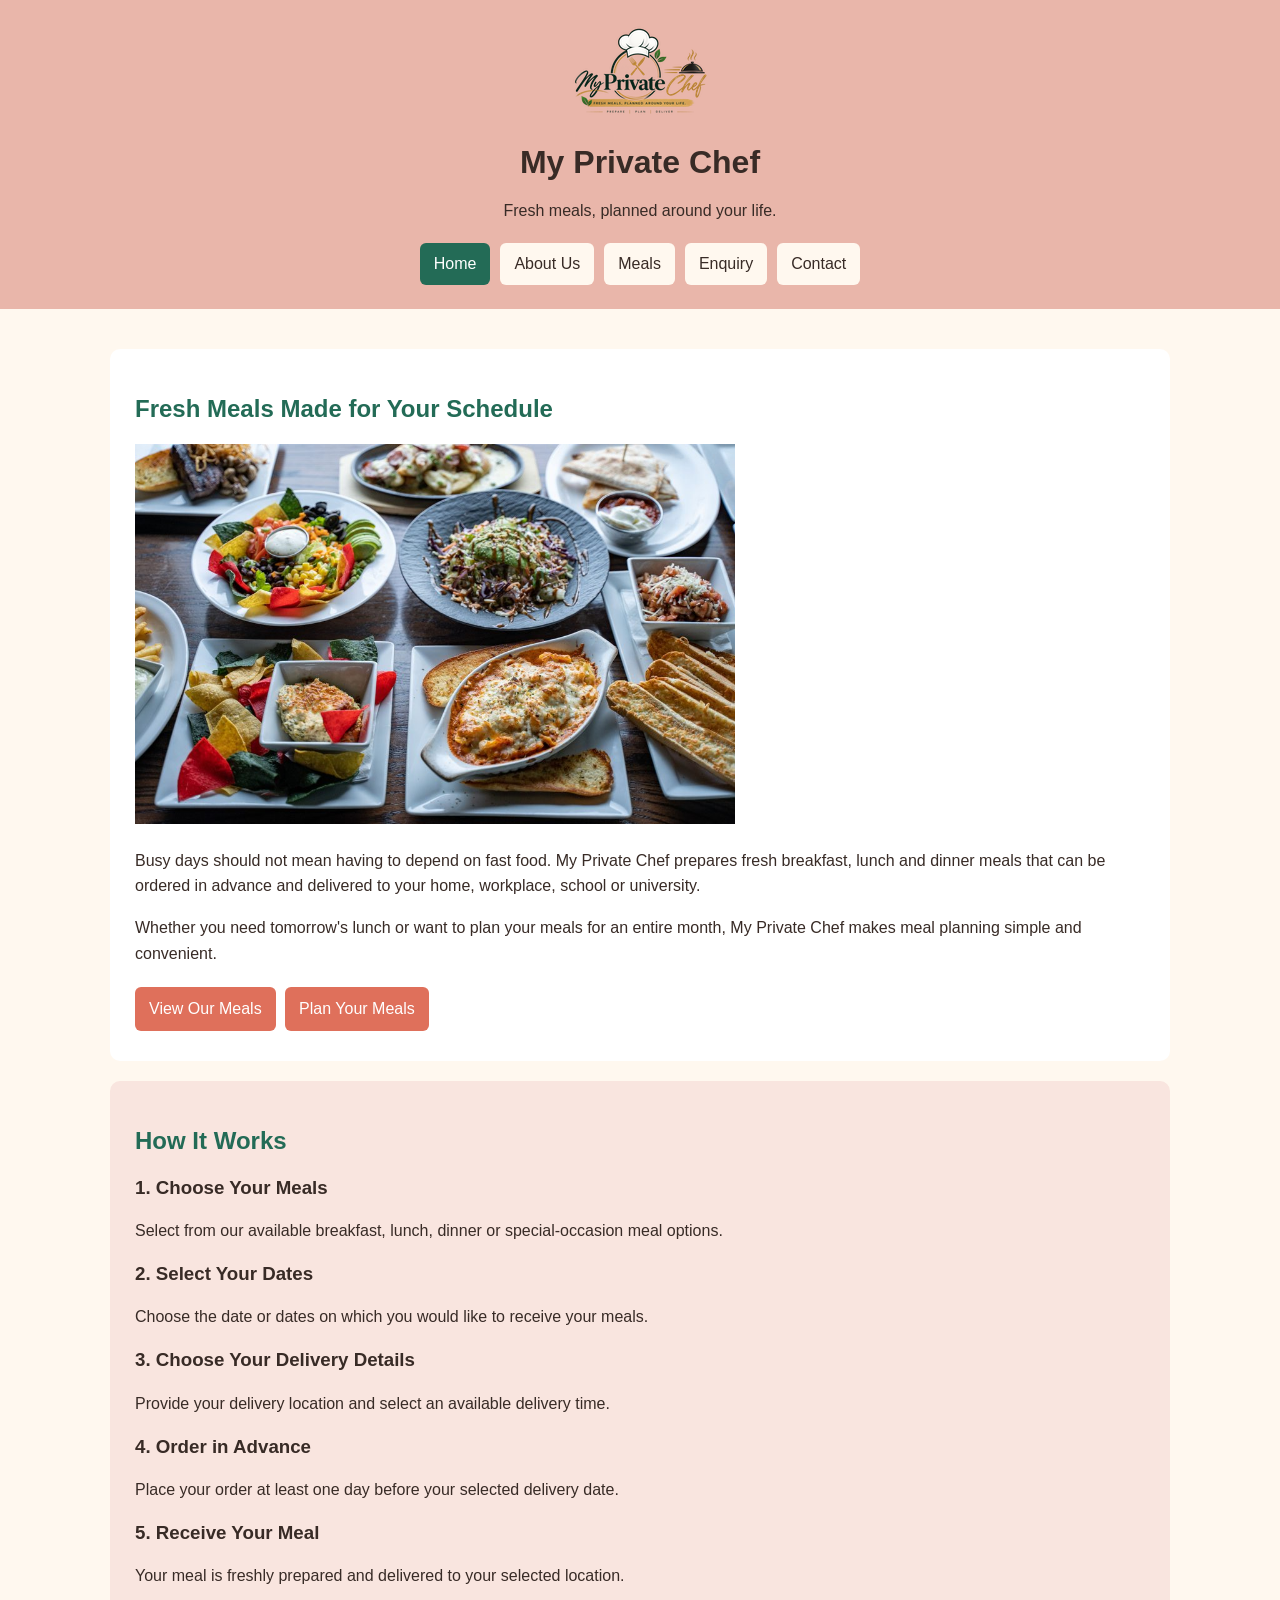
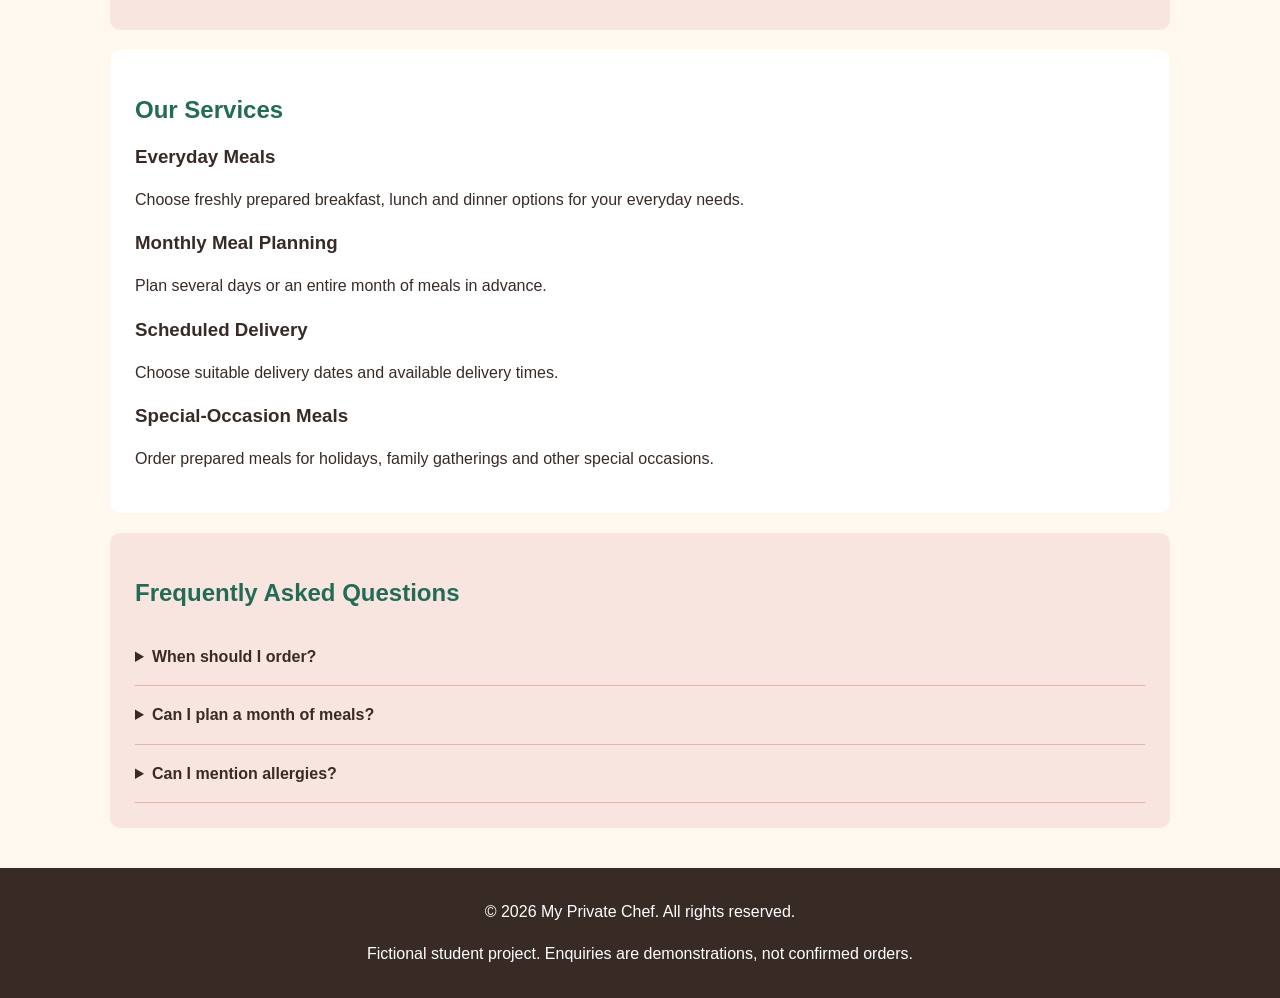
<file: index.html>
<!DOCTYPE html>

<html lang="en">
<head>
<meta charset="utf-8"/>
<meta content="width=device-width, initial-scale=1.0" name="viewport"/>
<title>My Private Chef | Home</title>
<link href="css/style.css" rel="stylesheet"/>
<meta content="Explore freshly prepared meals, monthly planning and scheduled delivery in Johannesburg with My Private Chef." name="description"/><meta content="My Private Chef, Johannesburg, meal delivery, index, prepared meals" name="keywords"/><script defer="" src="js/main.js"></script></head>
<body><a class="skip-link" href="#main-content">Skip to content</a>
<!-- Website header and navigation -->
<header>
<img alt="My Private Chef logo" sizes="150px" src="images/Branding/myprivatechef_logo.png" srcset="images/Branding/myprivatechef_logo-150w.png 150w, images/Branding/myprivatechef_logo-300w.png 300w" width="180"/>
<h1>My Private Chef</h1>
<p>Fresh meals, planned around your life.</p>
<nav>
<a aria-current="page" href="index.html">Home</a>
<a href="about.html">About Us</a>
<a href="meals.html">Meals</a>
<a href="enquiry.html">Enquiry</a>
<a href="contact.html">Contact</a>
</nav>
</header>
<main id="main-content">
<!-- Main introduction -->
<section>
<h2>Fresh Meals Made for Your Schedule</h2>
<img alt="A selection of freshly prepared meals" loading="lazy" sizes="(max-width: 640px) calc(100vw - 72px), 600px" src="images/Homepage/homepage_hero.jpg" srcset="images/Homepage/homepage_hero-480w.jpg 480w, images/Homepage/homepage_hero-960w.jpg 960w" width="600"/>
<p>
                Busy days should not mean having to depend on fast food.
                My Private Chef prepares fresh breakfast, lunch and dinner
                meals that can be ordered in advance and delivered to your
                home, workplace, school or university.
            </p>
<p>
                Whether you need tomorrow's lunch or want to plan your meals
                for an entire month, My Private Chef makes meal planning
                simple and convenient.
            </p>
<a href="meals.html">View Our Meals</a>
<a href="enquiry.html">Plan Your Meals</a>
</section>
<!-- How the service works -->
<section>
<h2>How It Works</h2>
<h3>1. Choose Your Meals</h3>
<p>
                Select from our available breakfast, lunch, dinner or
                special-occasion meal options.
            </p>
<h3>2. Select Your Dates</h3>
<p>
                Choose the date or dates on which you would like to
                receive your meals.
            </p>
<h3>3. Choose Your Delivery Details</h3>
<p>
                Provide your delivery location and select an available
                delivery time.
            </p>
<h3>4. Order in Advance</h3>
<p>
                Place your order at least one day before your selected
                delivery date.
            </p>
<h3>5. Receive Your Meal</h3>
<p>
                Your meal is freshly prepared and delivered to your
                selected location.
            </p>
</section>
<!-- Main services -->
<section>
<h2>Our Services</h2>
<h3>Everyday Meals</h3>
<p>
                Choose freshly prepared breakfast, lunch and dinner
                options for your everyday needs.
            </p>
<h3>Monthly Meal Planning</h3>
<p>
                Plan several days or an entire month of meals in advance.
            </p>
<h3>Scheduled Delivery</h3>
<p>
                Choose suitable delivery dates and available delivery times.
            </p>
<h3>Special-Occasion Meals</h3>
<p>
                Order prepared meals for holidays, family gatherings
                and other special occasions.
            </p>
</section>
<section><h2>Frequently Asked Questions</h2><details><summary>When should I order?</summary><p>At least one day before delivery. An enquiry does not confirm an order.</p></details><details><summary>Can I plan a month of meals?</summary><p>Yes. Choose monthly planning on the enquiry page and describe your dates and meals.</p></details><details><summary>Can I mention allergies?</summary><p>Include dietary requirements in your enquiry. Suitability must be confirmed before ordering.</p></details></section></main>
<!-- Website footer -->
<footer>
<p>© 2026 My Private Chef. All rights reserved.</p>
<p>Fictional student project. Enquiries are demonstrations, not confirmed orders.</p></footer>
</body>
</html>
</file>
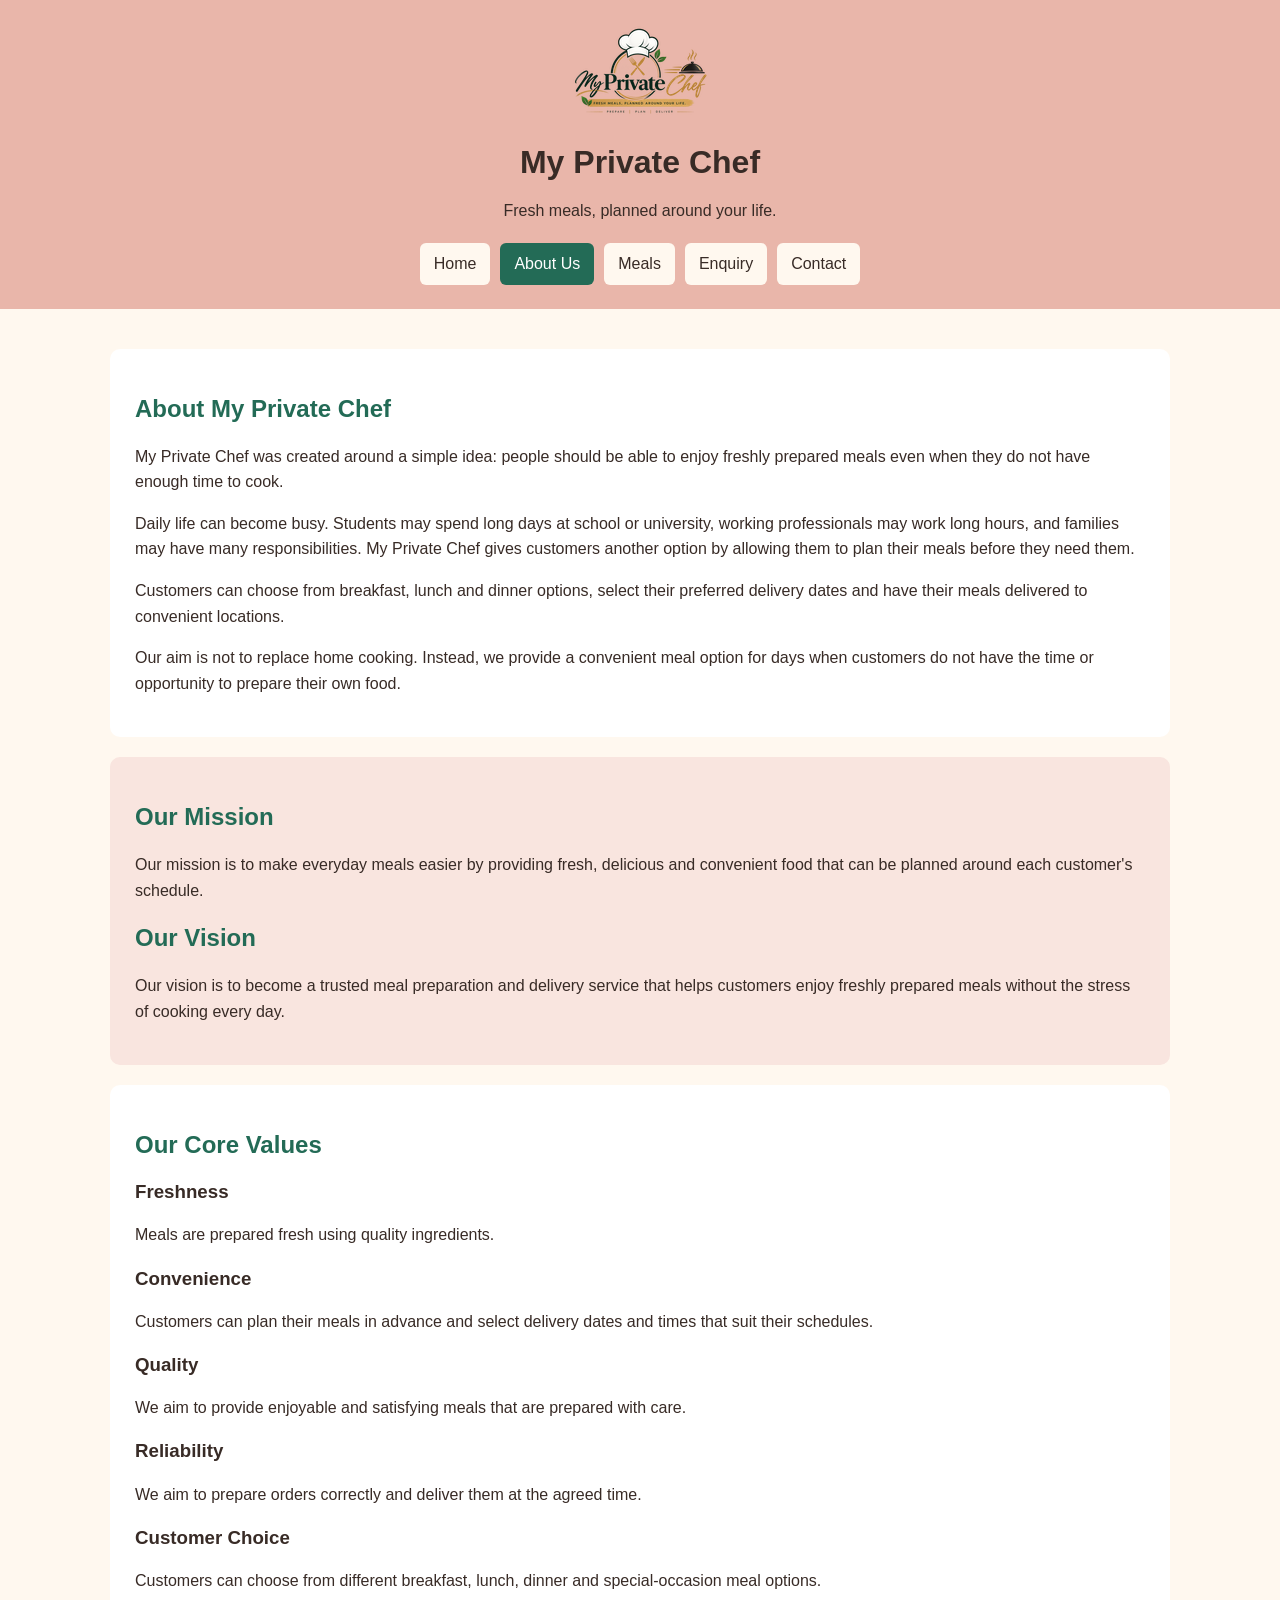
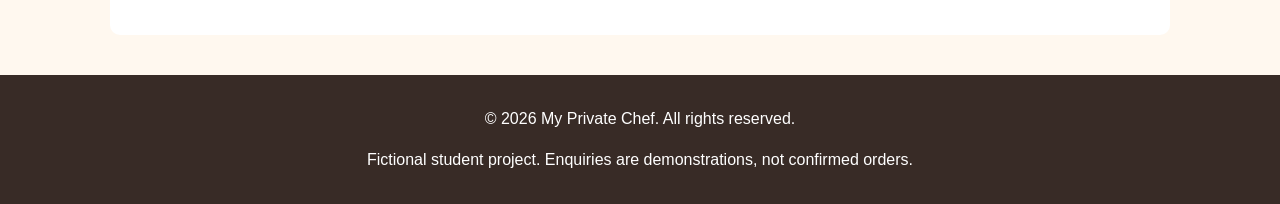
<file: about.html>
<!DOCTYPE html>

<html lang="en">
<head>
<meta charset="utf-8"/>
<meta content="width=device-width, initial-scale=1.0" name="viewport"/>
<title>My Private Chef | About Us</title>
<link href="css/style.css" rel="stylesheet"/>
<meta content="Learn about My Private Chef, a fictional Johannesburg meal preparation and delivery business." name="description"/><meta content="My Private Chef, Johannesburg, meal delivery, about, prepared meals" name="keywords"/><script defer="" src="js/main.js"></script></head>
<body><a class="skip-link" href="#main-content">Skip to content</a>
<!-- Website header and navigation -->
<header>
<img alt="My Private Chef logo" sizes="150px" src="images/Branding/myprivatechef_logo.png" srcset="images/Branding/myprivatechef_logo-150w.png 150w, images/Branding/myprivatechef_logo-300w.png 300w" width="180"/>
<h1>My Private Chef</h1>
<p>Fresh meals, planned around your life.</p>
<nav>
<a href="index.html">Home</a>
<a aria-current="page" href="about.html">About Us</a>
<a href="meals.html">Meals</a>
<a href="enquiry.html">Enquiry</a>
<a href="contact.html">Contact</a>
</nav>
</header>
<main id="main-content">
<!-- About the business -->
<section>
<h2>About My Private Chef</h2>
<p>
                My Private Chef was created around a simple idea: people
                should be able to enjoy freshly prepared meals even when
                they do not have enough time to cook.
            </p>
<p>
                Daily life can become busy. Students may spend long days
                at school or university, working professionals may work
                long hours, and families may have many responsibilities.
                My Private Chef gives customers another option by allowing
                them to plan their meals before they need them.
            </p>
<p>
                Customers can choose from breakfast, lunch and dinner
                options, select their preferred delivery dates and have
                their meals delivered to convenient locations.
            </p>
<p>
                Our aim is not to replace home cooking. Instead, we provide
                a convenient meal option for days when customers do not
                have the time or opportunity to prepare their own food.
            </p>
</section>
<!-- Mission and vision -->
<section>
<h2>Our Mission</h2>
<p>
                Our mission is to make everyday meals easier by providing
                fresh, delicious and convenient food that can be planned
                around each customer's schedule.
            </p>
<h2>Our Vision</h2>
<p>
                Our vision is to become a trusted meal preparation and
                delivery service that helps customers enjoy freshly
                prepared meals without the stress of cooking every day.
            </p>
</section>
<!-- Core values -->
<section>
<h2>Our Core Values</h2>
<h3>Freshness</h3>
<p>Meals are prepared fresh using quality ingredients.</p>
<h3>Convenience</h3>
<p>
                Customers can plan their meals in advance and select
                delivery dates and times that suit their schedules.
            </p>
<h3>Quality</h3>
<p>
                We aim to provide enjoyable and satisfying meals that
                are prepared with care.
            </p>
<h3>Reliability</h3>
<p>
                We aim to prepare orders correctly and deliver them
                at the agreed time.
            </p>
<h3>Customer Choice</h3>
<p>
                Customers can choose from different breakfast, lunch,
                dinner and special-occasion meal options.
            </p>
</section>
</main>
<footer>
<p>© 2026 My Private Chef. All rights reserved.</p>
<p>Fictional student project. Enquiries are demonstrations, not confirmed orders.</p></footer>
</body>
</html>
</file>
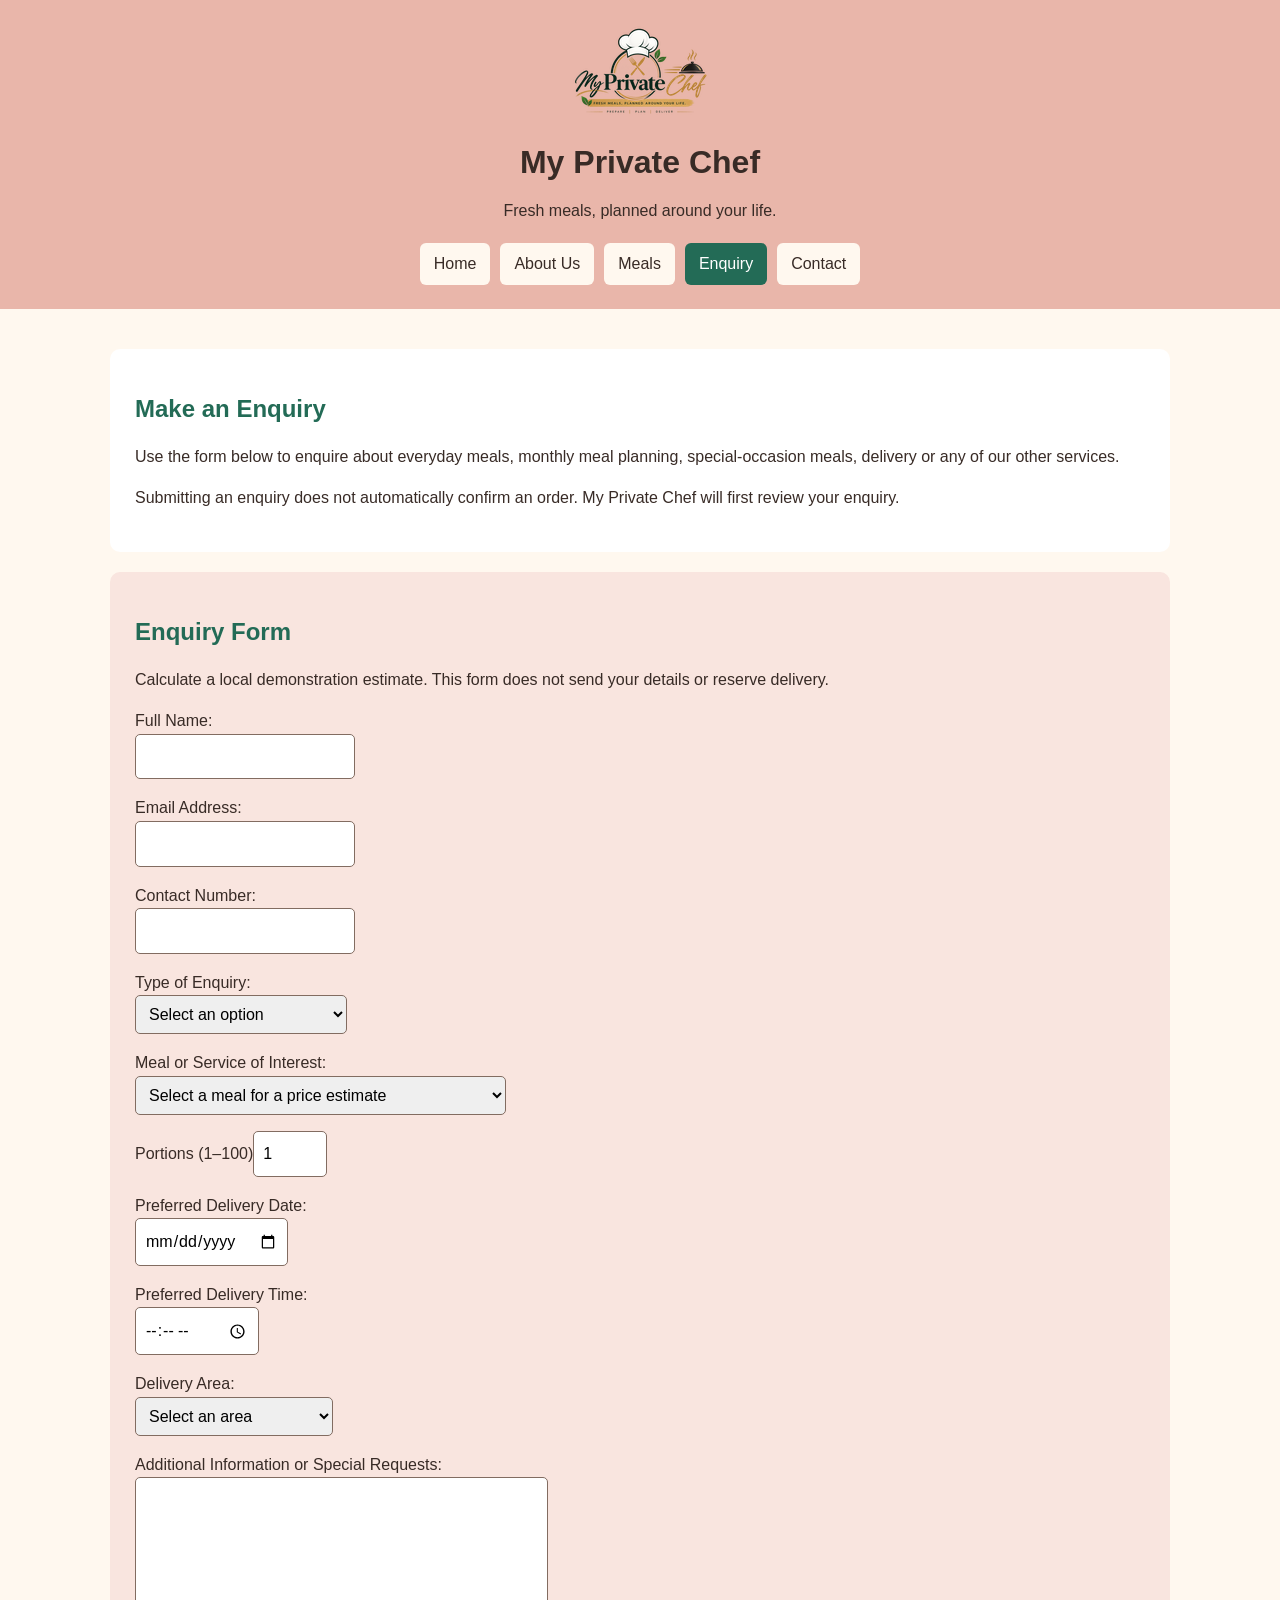
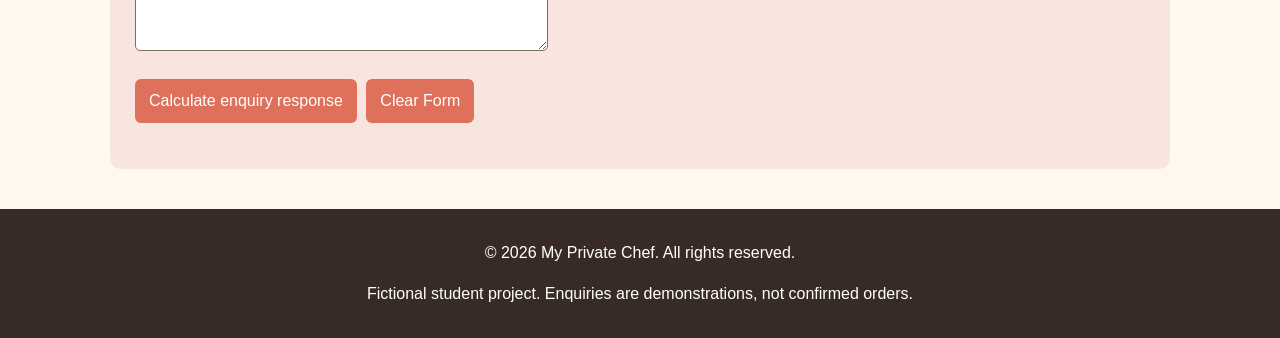
<file: enquiry.html>
<!DOCTYPE html>

<html lang="en">
<head>
<meta charset="utf-8"/>
<meta content="width=device-width, initial-scale=1.0" name="viewport"/>
<title>My Private Chef | Enquiry</title>
<link href="css/style.css" rel="stylesheet"/>
<meta content="Calculate a meal estimate and enquire about everyday meals, monthly planning and special occasions in Johannesburg." name="description"/><meta content="My Private Chef, Johannesburg, meal delivery, enquiry, prepared meals" name="keywords"/><script defer="" src="js/main.js"></script></head>
<body><a class="skip-link" href="#main-content">Skip to content</a>
<!-- Website header and navigation -->
<header>
<img alt="My Private Chef logo" sizes="150px" src="images/Branding/myprivatechef_logo.png" srcset="images/Branding/myprivatechef_logo-150w.png 150w, images/Branding/myprivatechef_logo-300w.png 300w" width="180"/>
<h1>My Private Chef</h1>
<p>Fresh meals, planned around your life.</p>
<nav>
<a href="index.html">Home</a>
<a href="about.html">About Us</a>
<a href="meals.html">Meals</a>
<a aria-current="page" href="enquiry.html">Enquiry</a>
<a href="contact.html">Contact</a>
</nav>
</header>
<main id="main-content">
<section>
<h2>Make an Enquiry</h2>
<p>
                Use the form below to enquire about everyday meals,
                monthly meal planning, special-occasion meals,
                delivery or any of our other services.
            </p>
<p>
                Submitting an enquiry does not automatically confirm
                an order. My Private Chef will first review your enquiry.
            </p>
</section>
<!-- Customer enquiry form -->
<section>
<h2>Enquiry Form</h2>
<form action="enquiry.html" id="enquiry-form" method="post"><p>Calculate a local demonstration estimate. This form does not send your details or reserve delivery.</p>
<p>
<label for="fullname">Full Name:</label><br/>
<input aria-describedby="fullname-error" autocomplete="name" id="fullname" maxlength="80" minlength="2" name="fullname" required="" type="text"/><span aria-live="polite" class="field-error" id="fullname-error"></span>
</p>
<p>
<label for="email">Email Address:</label><br/>
<input aria-describedby="email-error" autocomplete="email" id="email" maxlength="254" name="email" required="" type="email"/><span aria-live="polite" class="field-error" id="email-error"></span>
</p>
<p>
<label for="phone">Contact Number:</label><br/>
<input aria-describedby="phone-error" autocomplete="tel" id="phone" name="phone" pattern="(0[1-9][0-9]{8}|\+27[1-9][0-9]{8})" required="" title="Use 10 digits starting with 0, or +27 followed by 9 digits." type="tel"/><span aria-live="polite" class="field-error" id="phone-error"></span>
</p>
<p>
<label for="enquiry-type">Type of Enquiry:</label><br/>
<select aria-describedby="enquiry-type-error" id="enquiry-type" name="enquiry-type" required="">
<option value="">Select an option</option>
<option value="everyday">Everyday Meals</option>
<option value="monthly">Monthly Meal Planning</option>
<option value="special">Special-Occasion Meals</option>
<option value="delivery">Delivery</option>
<option value="other">Other</option>
</select><span aria-live="polite" class="field-error" id="enquiry-type-error"></span>
</p>
<p>
<label for="meal">Meal or Service of Interest:</label><br/>
<select aria-describedby="meal-error" id="meal" name="meal"><option value="">Select a meal for a price estimate</option></select><span aria-live="polite" class="field-error" id="meal-error"></span>
</p><p><label for="quantity">Portions (1–100)</label><input aria-describedby="quantity-error" id="quantity" max="100" min="1" name="quantity" required="" step="1" type="number" value="1"/><span aria-live="polite" class="field-error" id="quantity-error"></span></p>
<p>
<label for="delivery-date">
                        Preferred Delivery Date:
                    </label><br/>
<input aria-describedby="delivery-date-error" id="delivery-date" name="delivery-date" required="" type="date"/><span aria-live="polite" class="field-error" id="delivery-date-error"></span>
</p>
<p>
<label for="delivery-time">
                        Preferred Delivery Time:
                    </label><br/>
<input aria-describedby="delivery-time-error" id="delivery-time" name="delivery-time" required="" type="time"/><span aria-live="polite" class="field-error" id="delivery-time-error"></span>
</p>
<p>
<label for="delivery-area">Delivery Area:</label><br/>
<select aria-describedby="delivery-area-error" id="delivery-area" name="delivery-area" required="">
<option value="">Select an area</option>
<option value="johannesburg">Johannesburg Central</option>
<option value="braamfontein">Braamfontein</option>
<option value="rosebank">Rosebank</option>
<option value="sandton">Sandton</option>
<option value="randburg">Randburg</option>
</select><span aria-live="polite" class="field-error" id="delivery-area-error"></span>
</p>
<p>
<label for="message">
                        Additional Information or Special Requests:
                    </label><br/>
<textarea aria-describedby="message-error" cols="40" id="message" maxlength="2000" name="message" rows="6"></textarea><span aria-live="polite" class="field-error" id="message-error"></span>
</p>
<p>
<button type="submit">Calculate enquiry response</button>
<button type="reset">Clear Form</button>
</p>
<div id="enquiry-result" role="status" tabindex="-1"></div><noscript>Enable JavaScript to calculate an estimate.</noscript></form>
</section>
</main>
<footer>
<p>© 2026 My Private Chef. All rights reserved.</p>
<p>Fictional student project. Enquiries are demonstrations, not confirmed orders.</p></footer>
</body>
</html>
</file>
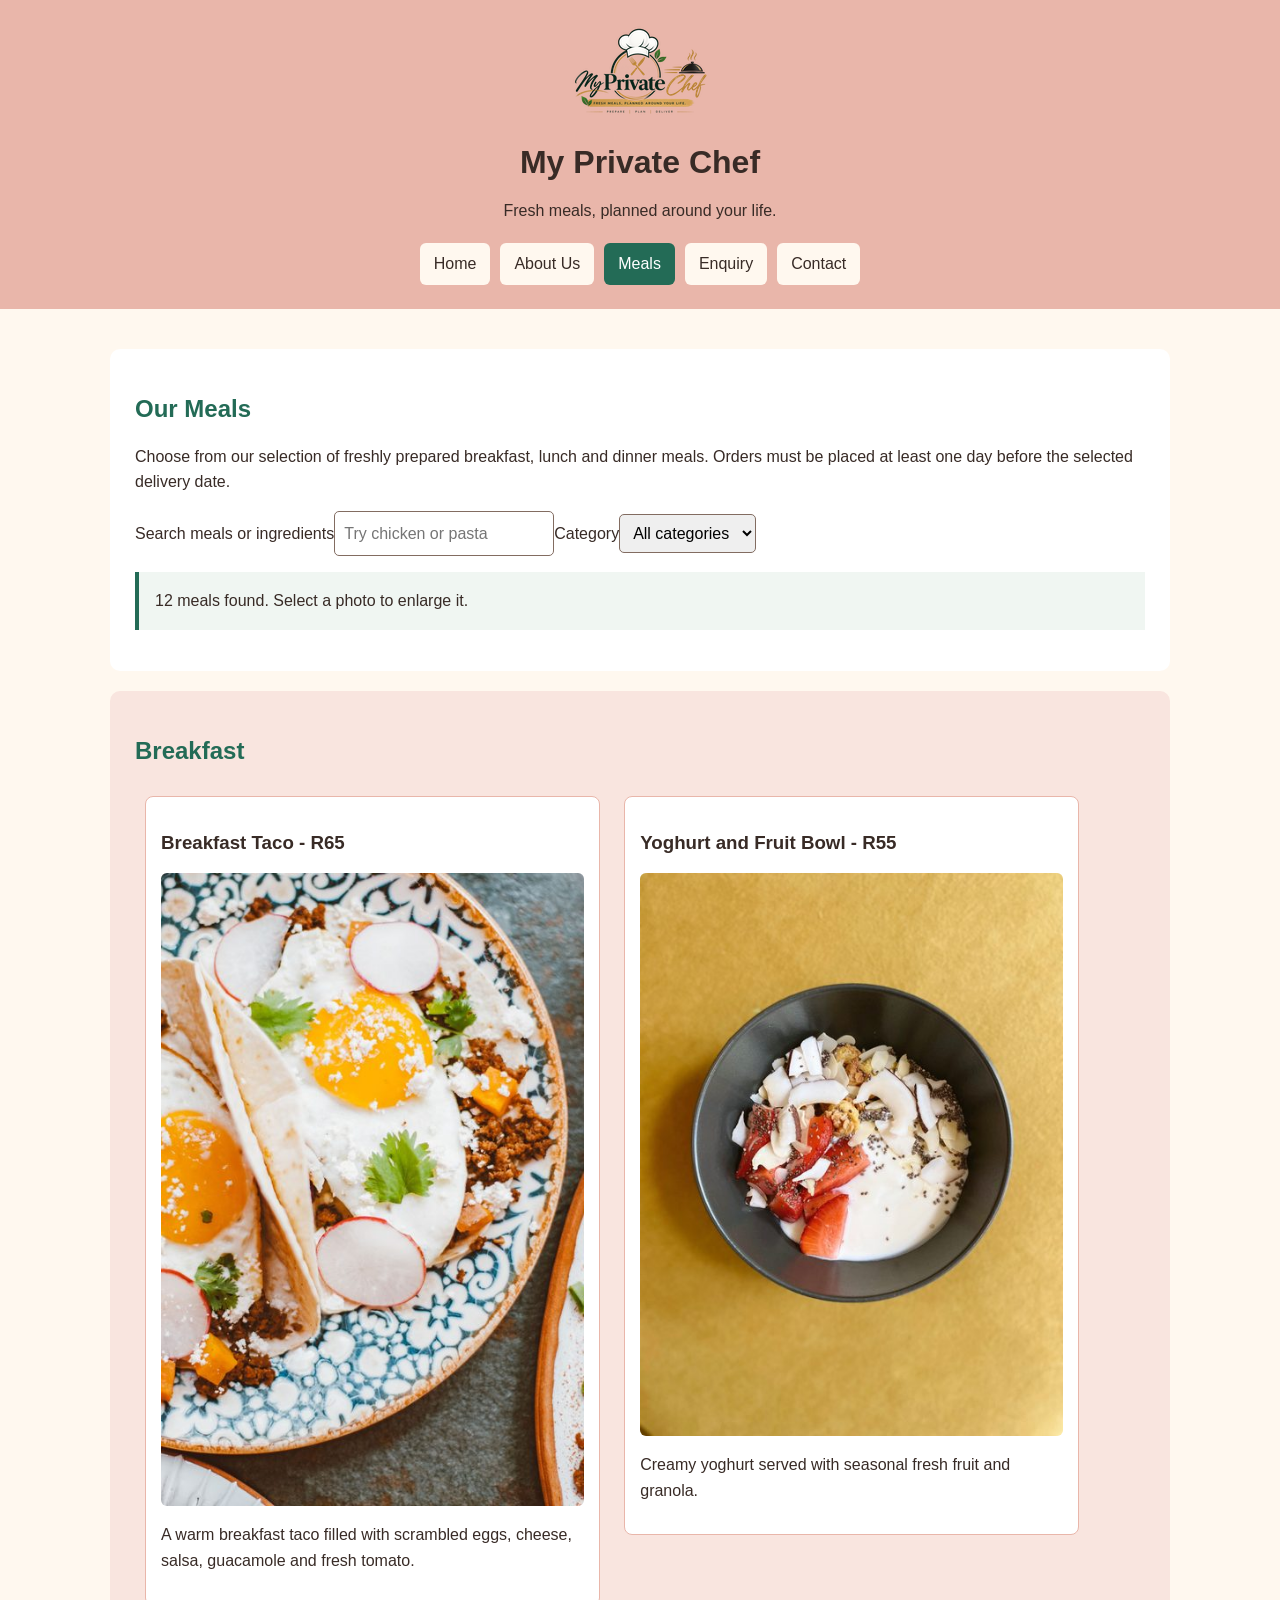
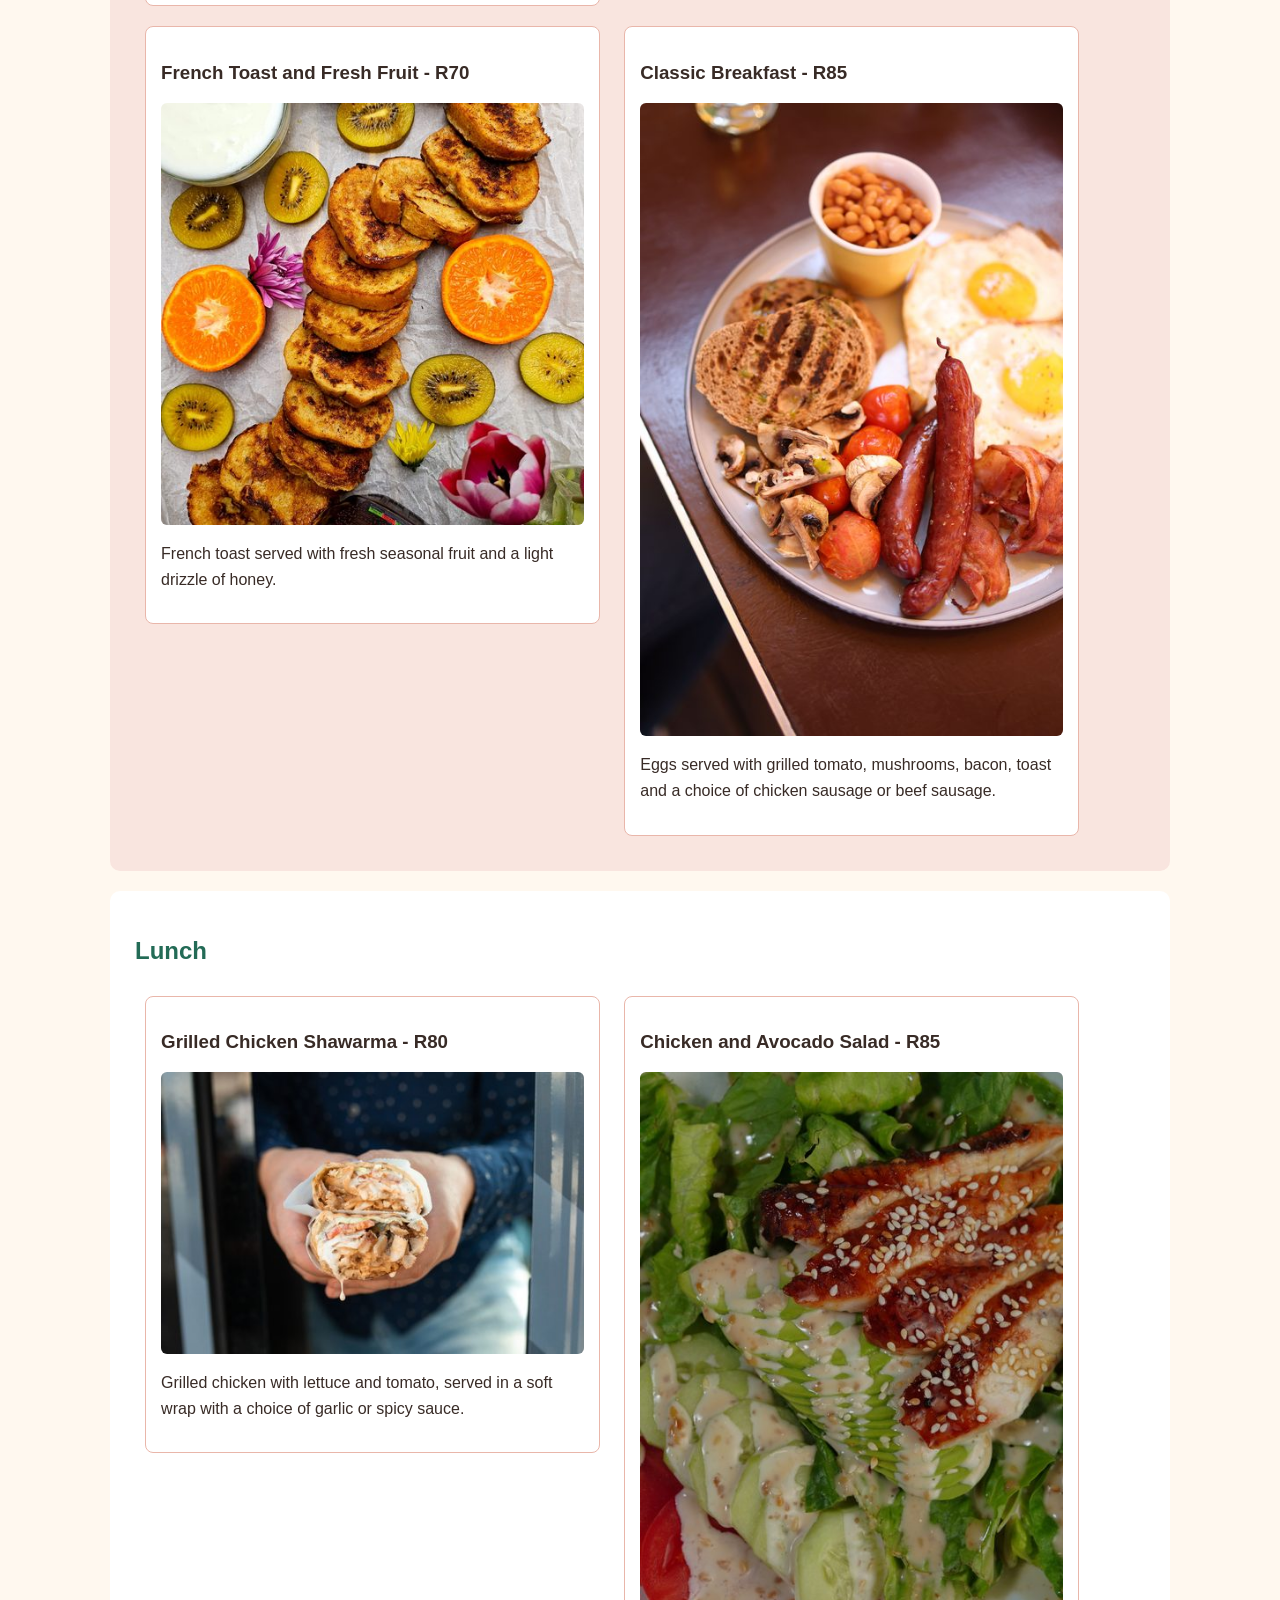
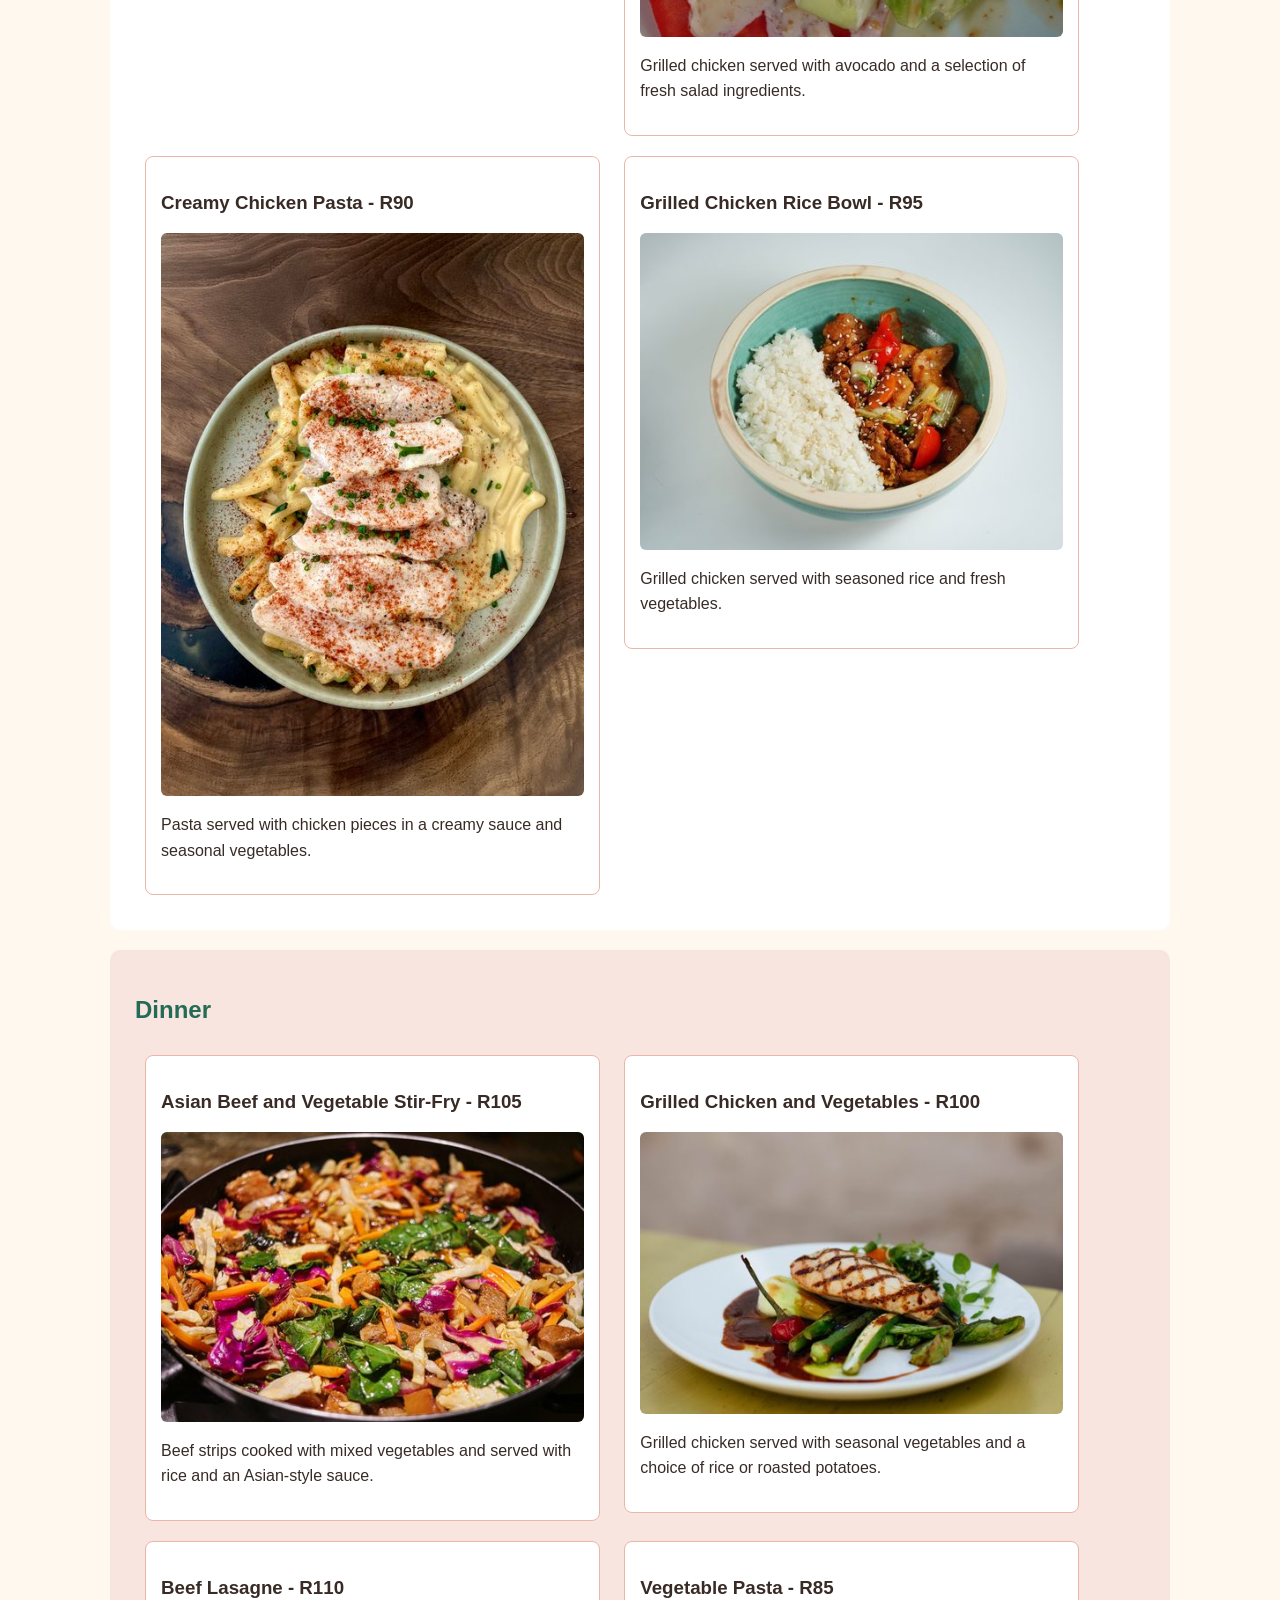
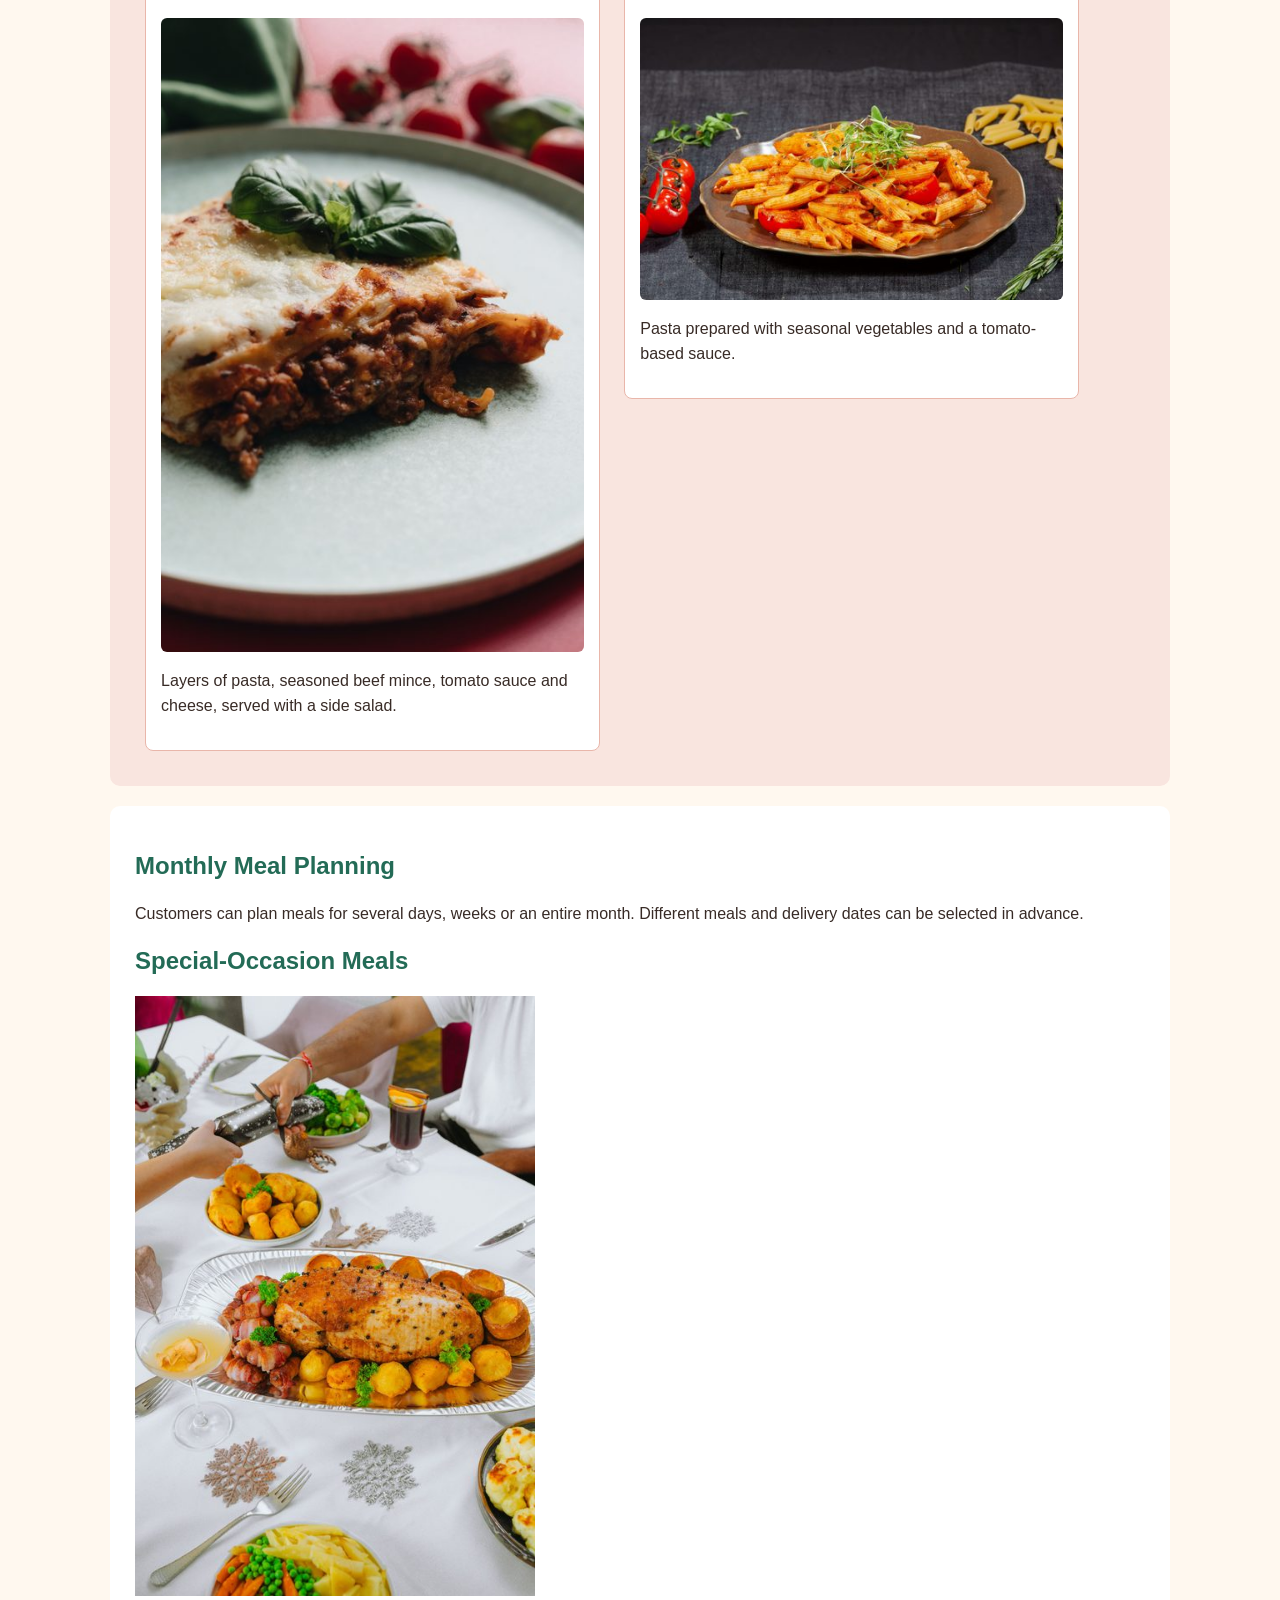
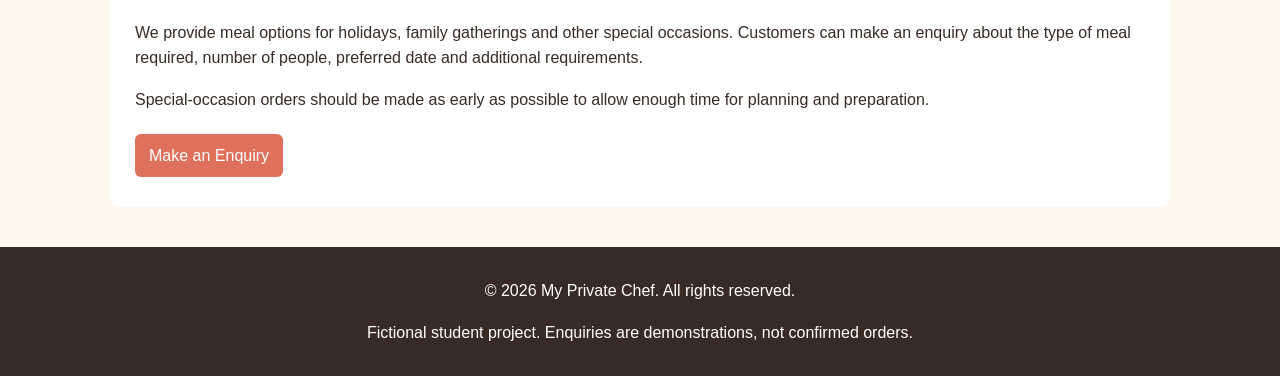
<file: meals.html>
<!DOCTYPE html>

<html lang="en">
<head>
<meta charset="utf-8"/>
<meta content="width=device-width, initial-scale=1.0" name="viewport"/>
<title>My Private Chef | Meals</title>
<link href="css/style.css" rel="stylesheet"/>
<meta content="Search breakfast, lunch and dinner meals with rand prices and explore our interactive food photo gallery." name="description"/><meta content="My Private Chef, Johannesburg, meal delivery, meals, prepared meals" name="keywords"/><script defer="" src="js/main.js"></script></head>
<body><a class="skip-link" href="#main-content">Skip to content</a>
<!-- Website header and navigation -->
<header>
<img alt="My Private Chef logo" sizes="150px" src="images/Branding/myprivatechef_logo.png" srcset="images/Branding/myprivatechef_logo-150w.png 150w, images/Branding/myprivatechef_logo-300w.png 300w" width="180"/>
<h1>My Private Chef</h1>
<p>Fresh meals, planned around your life.</p>
<nav>
<a href="index.html">Home</a>
<a href="about.html">About Us</a>
<a aria-current="page" href="meals.html">Meals</a>
<a href="enquiry.html">Enquiry</a>
<a href="contact.html">Contact</a>
</nav>
</header>
<main id="main-content">
<!-- Menu introduction -->
<section>
<h2>Our Meals</h2>
<p>
                Choose from our selection of freshly prepared breakfast,
                lunch and dinner meals. Orders must be placed at least
                one day before the selected delivery date.
            </p>
<label for="meal-search">Search meals or ingredients</label><input id="meal-search" placeholder="Try chicken or pasta" type="search"/><label for="category">Category</label><select id="category"><option value="">All categories</option><option>Breakfast</option><option>Lunch</option><option>Dinner</option></select><p id="search-status" role="status"></p></section>
<!-- Breakfast -->
<section>
<h2>Breakfast</h2>
<article data-category="Breakfast">
<h3>Breakfast Taco - R65</h3>
<img alt="Breakfast taco" loading="lazy" sizes="(max-width: 600px) calc(100vw - 72px), (max-width: 800px) 40vw, 450px" src="images/Breakfast/breakfast_taco.jpg" srcset="images/Breakfast/breakfast_taco-480w.jpg 480w, images/Breakfast/breakfast_taco-960w.jpg 960w" width="300"/>
<p>
                    A warm breakfast taco filled with scrambled eggs,
                    cheese, salsa, guacamole and fresh tomato.
                </p>
</article>
<article data-category="Breakfast">
<h3>Yoghurt and Fruit Bowl - R55</h3>
<img alt="Yoghurt and fruit bowl" loading="lazy" sizes="(max-width: 600px) calc(100vw - 72px), (max-width: 800px) 40vw, 450px" src="images/Breakfast/yoghurt_fruit_bowl.jpg" srcset="images/Breakfast/yoghurt_fruit_bowl-480w.jpg 480w, images/Breakfast/yoghurt_fruit_bowl-960w.jpg 960w" width="300"/>
<p>
                    Creamy yoghurt served with seasonal fresh fruit
                    and granola.
                </p>
</article>
<article data-category="Breakfast">
<h3>French Toast and Fresh Fruit - R70</h3>
<img alt="French toast with fresh fruit" loading="lazy" sizes="(max-width: 600px) calc(100vw - 72px), (max-width: 800px) 40vw, 450px" src="images/Breakfast/french_toast.jpg" srcset="images/Breakfast/french_toast-480w.jpg 480w, images/Breakfast/french_toast-960w.jpg 960w" width="300"/>
<p>
                    French toast served with fresh seasonal fruit
                    and a light drizzle of honey.
                </p>
</article>
<article data-category="Breakfast">
<h3>Classic Breakfast - R85</h3>
<img alt="Classic breakfast" loading="lazy" sizes="(max-width: 600px) calc(100vw - 72px), (max-width: 800px) 40vw, 450px" src="images/Breakfast/classic_breakfast.jpg" srcset="images/Breakfast/classic_breakfast-480w.jpg 480w, images/Breakfast/classic_breakfast-960w.jpg 960w" width="300"/>
<p>
                    Eggs served with grilled tomato, mushrooms, bacon,
                    toast and a choice of chicken sausage or beef sausage.
                </p>
</article>
</section>
<!-- Lunch -->
<section>
<h2>Lunch</h2>
<article data-category="Lunch">
<h3>Grilled Chicken Shawarma - R80</h3>
<img alt="Grilled chicken shawarma" loading="lazy" sizes="(max-width: 600px) calc(100vw - 72px), (max-width: 800px) 40vw, 450px" src="images/Lunch/chicken_shawarma.jpg" srcset="images/Lunch/chicken_shawarma-480w.jpg 480w, images/Lunch/chicken_shawarma-960w.jpg 960w" width="300"/>
<p>
                    Grilled chicken with lettuce and tomato, served
                    in a soft wrap with a choice of garlic or spicy sauce.
                </p>
</article>
<article data-category="Lunch">
<h3>Chicken and Avocado Salad - R85</h3>
<img alt="Chicken and avocado salad" loading="lazy" sizes="(max-width: 600px) calc(100vw - 72px), (max-width: 800px) 40vw, 450px" src="images/Lunch/chicken_avocado_salad.jpg" srcset="images/Lunch/chicken_avocado_salad-480w.jpg 480w, images/Lunch/chicken_avocado_salad-960w.jpg 960w" width="300"/>
<p>
                    Grilled chicken served with avocado and a selection
                    of fresh salad ingredients.
                </p>
</article>
<article data-category="Lunch">
<h3>Creamy Chicken Pasta - R90</h3>
<img alt="Creamy chicken pasta" loading="lazy" sizes="(max-width: 600px) calc(100vw - 72px), (max-width: 800px) 40vw, 450px" src="images/Lunch/creamy_chicken_pasta.jpg" srcset="images/Lunch/creamy_chicken_pasta-480w.jpg 480w, images/Lunch/creamy_chicken_pasta-960w.jpg 960w" width="300"/>
<p>
                    Pasta served with chicken pieces in a creamy sauce
                    and seasonal vegetables.
                </p>
</article>
<article data-category="Lunch">
<h3>Grilled Chicken Rice Bowl - R95</h3>
<img alt="Grilled chicken rice bowl" loading="lazy" sizes="(max-width: 600px) calc(100vw - 72px), (max-width: 800px) 40vw, 450px" src="images/Lunch/chicken_rice_bowl.jpg" srcset="images/Lunch/chicken_rice_bowl-480w.jpg 480w, images/Lunch/chicken_rice_bowl-960w.jpg 960w" width="300"/>
<p>
                    Grilled chicken served with seasoned rice
                    and fresh vegetables.
                </p>
</article>
</section>
<!-- Dinner -->
<section>
<h2>Dinner</h2>
<article data-category="Dinner">
<h3>Asian Beef and Vegetable Stir-Fry - R105</h3>
<img alt="Asian beef and vegetable stir-fry" loading="lazy" sizes="(max-width: 600px) calc(100vw - 72px), (max-width: 800px) 40vw, 450px" src="images/Dinner/beef_stir_fry.jpg" srcset="images/Dinner/beef_stir_fry-480w.jpg 480w, images/Dinner/beef_stir_fry-960w.jpg 960w" width="300"/>
<p>
                    Beef strips cooked with mixed vegetables and served
                    with rice and an Asian-style sauce.
                </p>
</article>
<article data-category="Dinner">
<h3>Grilled Chicken and Vegetables - R100</h3>
<img alt="Grilled chicken with vegetables" loading="lazy" sizes="(max-width: 600px) calc(100vw - 72px), (max-width: 800px) 40vw, 450px" src="images/Dinner/grilled_chicken_vegetables.jpg" srcset="images/Dinner/grilled_chicken_vegetables-480w.jpg 480w, images/Dinner/grilled_chicken_vegetables-960w.jpg 960w" width="300"/>
<p>
                    Grilled chicken served with seasonal vegetables
                    and a choice of rice or roasted potatoes.
                </p>
</article>
<article data-category="Dinner">
<h3>Beef Lasagne - R110</h3>
<img alt="Beef lasagne" loading="lazy" sizes="(max-width: 600px) calc(100vw - 72px), (max-width: 800px) 40vw, 450px" src="images/Dinner/beef_lasagne.jpg" srcset="images/Dinner/beef_lasagne-480w.jpg 480w, images/Dinner/beef_lasagne-960w.jpg 960w" width="300"/>
<p>
                    Layers of pasta, seasoned beef mince, tomato sauce
                    and cheese, served with a side salad.
                </p>
</article>
<article data-category="Dinner">
<h3>Vegetable Pasta - R85</h3>
<img alt="Vegetable pasta" loading="lazy" sizes="(max-width: 600px) calc(100vw - 72px), (max-width: 800px) 40vw, 450px" src="images/Dinner/vegetable_pasta.jpg" srcset="images/Dinner/vegetable_pasta-480w.jpg 480w, images/Dinner/vegetable_pasta-960w.jpg 960w" width="300"/>
<p>
                    Pasta prepared with seasonal vegetables
                    and a tomato-based sauce.
                </p>
</article>
</section>
<!-- Additional services -->
<section>
<h2>Monthly Meal Planning</h2>
<p>
                Customers can plan meals for several days, weeks or
                an entire month. Different meals and delivery dates
                can be selected in advance.
            </p>
<h2>Special-Occasion Meals</h2>
<img alt="Special occasion meal" loading="lazy" sizes="(max-width: 640px) calc(100vw - 72px), 400px" src="images/Special_Occasions/special_occasion_meal.jpg" srcset="images/Special_Occasions/special_occasion_meal-480w.jpg 480w, images/Special_Occasions/special_occasion_meal-960w.jpg 960w" width="400"/>
<p>
                We provide meal options for holidays, family gatherings
                and other special occasions. Customers can make an enquiry
                about the type of meal required, number of people,
                preferred date and additional requirements.
            </p>
<p>
                Special-occasion orders should be made as early as
                possible to allow enough time for planning and preparation.
            </p>
<a href="enquiry.html">Make an Enquiry</a>
</section>
</main>
<footer>
<p>© 2026 My Private Chef. All rights reserved.</p>
<p>Fictional student project. Enquiries are demonstrations, not confirmed orders.</p></footer>
<dialog aria-labelledby="photo-caption" id="lightbox"><button id="close-photo" type="button">Close photo</button><figure><img alt="Enlarged meal photograph" id="large-photo"/><figcaption id="photo-caption"></figcaption></figure><button id="previous-photo" type="button">Previous</button><button id="next-photo" type="button">Next</button></dialog></body>
</html>
</file>
<file: css/style.css>
/* My Private Chef: warm and welcoming colours */
* {
    box-sizing: border-box;
}

body {
    margin: 0;
    background-color: #fff8ef; /* cream */
    color: #382b26; /* dark brown */
    font-family: Arial, sans-serif;
    font-size: 16px;
    line-height: 1.6;
}

header {
    padding: 24px 20px;
    background-color: #e9b6aa; /* smoky salmon */
    text-align: center;
}

header img {
    width: 150px;
}

h1, h2, h3 {
    line-height: 1.25;
}

h1 {
    margin: 10px 0 0;
}

h2 {
    color: #236b56; /* jade green */
}

nav {
    display: flex;
    justify-content: center;
    flex-wrap: wrap;
    gap: 10px;
    margin-top: 20px;
}

nav a {
    padding: 8px 14px;
    color: #382b26;
    background-color: #fff8ef;
    border-radius: 6px;
    text-decoration: none;
}

a {
    color: #236b56;
}

nav a:hover, nav a:focus, nav a:active {
    background-color: #236b56;
    color: white;
}

main {
    max-width: 1100px;
    margin: 0 auto;
    padding: 20px;
}

section {
    margin: 20px 0;
    padding: 25px;
    background-color: white;
    border-radius: 10px;
}

section:nth-child(even) {
    background-color: #f9e5df;
}

/* Meal cards sit next to each other when space allows. */
article {
    display: inline-block;
    vertical-align: top;
    width: 45%;
    margin: 1%;
    padding: 15px;
    background-color: white;
    border: 1px solid #e9b6aa;
    border-radius: 8px;
}

img {
    max-width: 100%;
    height: auto;
}

article img {
    width: 100%;
    border-radius: 6px;
}

/* Give calls to action and form buttons the coral accent. */
main a, button {
    display: inline-block;
    margin: 5px 5px 5px 0;
    padding: 9px 14px;
    border: 0;
    border-radius: 6px;
    background-color: #df705b; /* sunset coral */
    color: white;
    font: inherit;
    text-decoration: none;
    cursor: pointer;
}

main a:hover, main a:focus, main a:active,
button:hover, button:focus, button:active {
    background-color: #236b56;
    color: white;
}

input, select, textarea {
    max-width: 100%;
    padding: 9px;
    border: 1px solid #826c61;
    border-radius: 5px;
    font: inherit;
}

input:focus, select:focus, textarea:focus,
a:focus, button:focus {
    outline: 3px solid #236b56;
    outline-offset: 2px;
}

footer {
    padding: 15px;
    background-color: #382b26;
    color: white;
    text-align: center;
}

/* Tablet screens */
@media (max-width: 800px) {
    main {
        padding: 15px;
    }

    section {
        padding: 20px;
    }
}

/* Phone screens */
@media (max-width: 600px) {
    header {
        padding: 18px 10px;
    }

    nav {
        gap: 6px;
    }

    nav a {
        padding: 7px 9px;
    }

    h1 {
        font-size: 1.7rem;
    }

    h2 {
        font-size: 1.4rem;
    }

    section {
        padding: 16px;
    }

    article {
        width: 100%;
        margin: 10px 0;
    }
}

/* Part 3: focus, validation, interactive gallery, map and motion. */
[hidden] { display: none !important; }
:focus-visible { outline: 3px solid #236b56; outline-offset: 4px; }
nav a[aria-current="page"] { background: #236b56; color: white; }
.skip-link { position: absolute; left: 8px; top: -100px; padding: 12px; background: white; z-index: 2000; }
.skip-link:focus { top: 8px; }
.field-error { display: block; color: #9f2020; font-size: .95rem; }
[aria-invalid="true"] { border: 2px solid #9f2020; }
[role="status"]:not(:empty) { margin-top: 16px; padding: 16px; border-left: 4px solid #236b56; background: #f0f6f2; }
details { padding: 16px 0; border-bottom: 1px solid #e9b6aa; }
summary { cursor: pointer; font-weight: bold; }
button, a { transition: background-color .2s, transform .2s; }
.photo-button { display: block; width: 100%; padding: 0; background: transparent; border: 0; cursor: zoom-in; }
.photo-button img { display: block; }
dialog { width: min(850px,94vw); max-height: 92vh; border: 0; border-radius: 12px; padding: 20px; }
dialog::backdrop { background: #211a16d9; }
dialog img { display: block; max-height: 60vh; width: auto; margin: auto; object-fit: contain; }
dialog figure { margin: 16px 0; }
#delivery-map { height: 360px; margin-top: 16px; z-index: 0; }
pre { white-space: pre-wrap; overflow-wrap: anywhere; font-family: inherit; }
input,select,textarea { max-width: 100%; }
main { animation: enter .35s ease-out; }
@keyframes enter { from { opacity: 0; transform: translateY(8px); } to { opacity: 1; transform: none; } }
@media (prefers-reduced-motion: reduce) { *,*::before,*::after { animation: none !important; transition: none !important; } }
</file>
